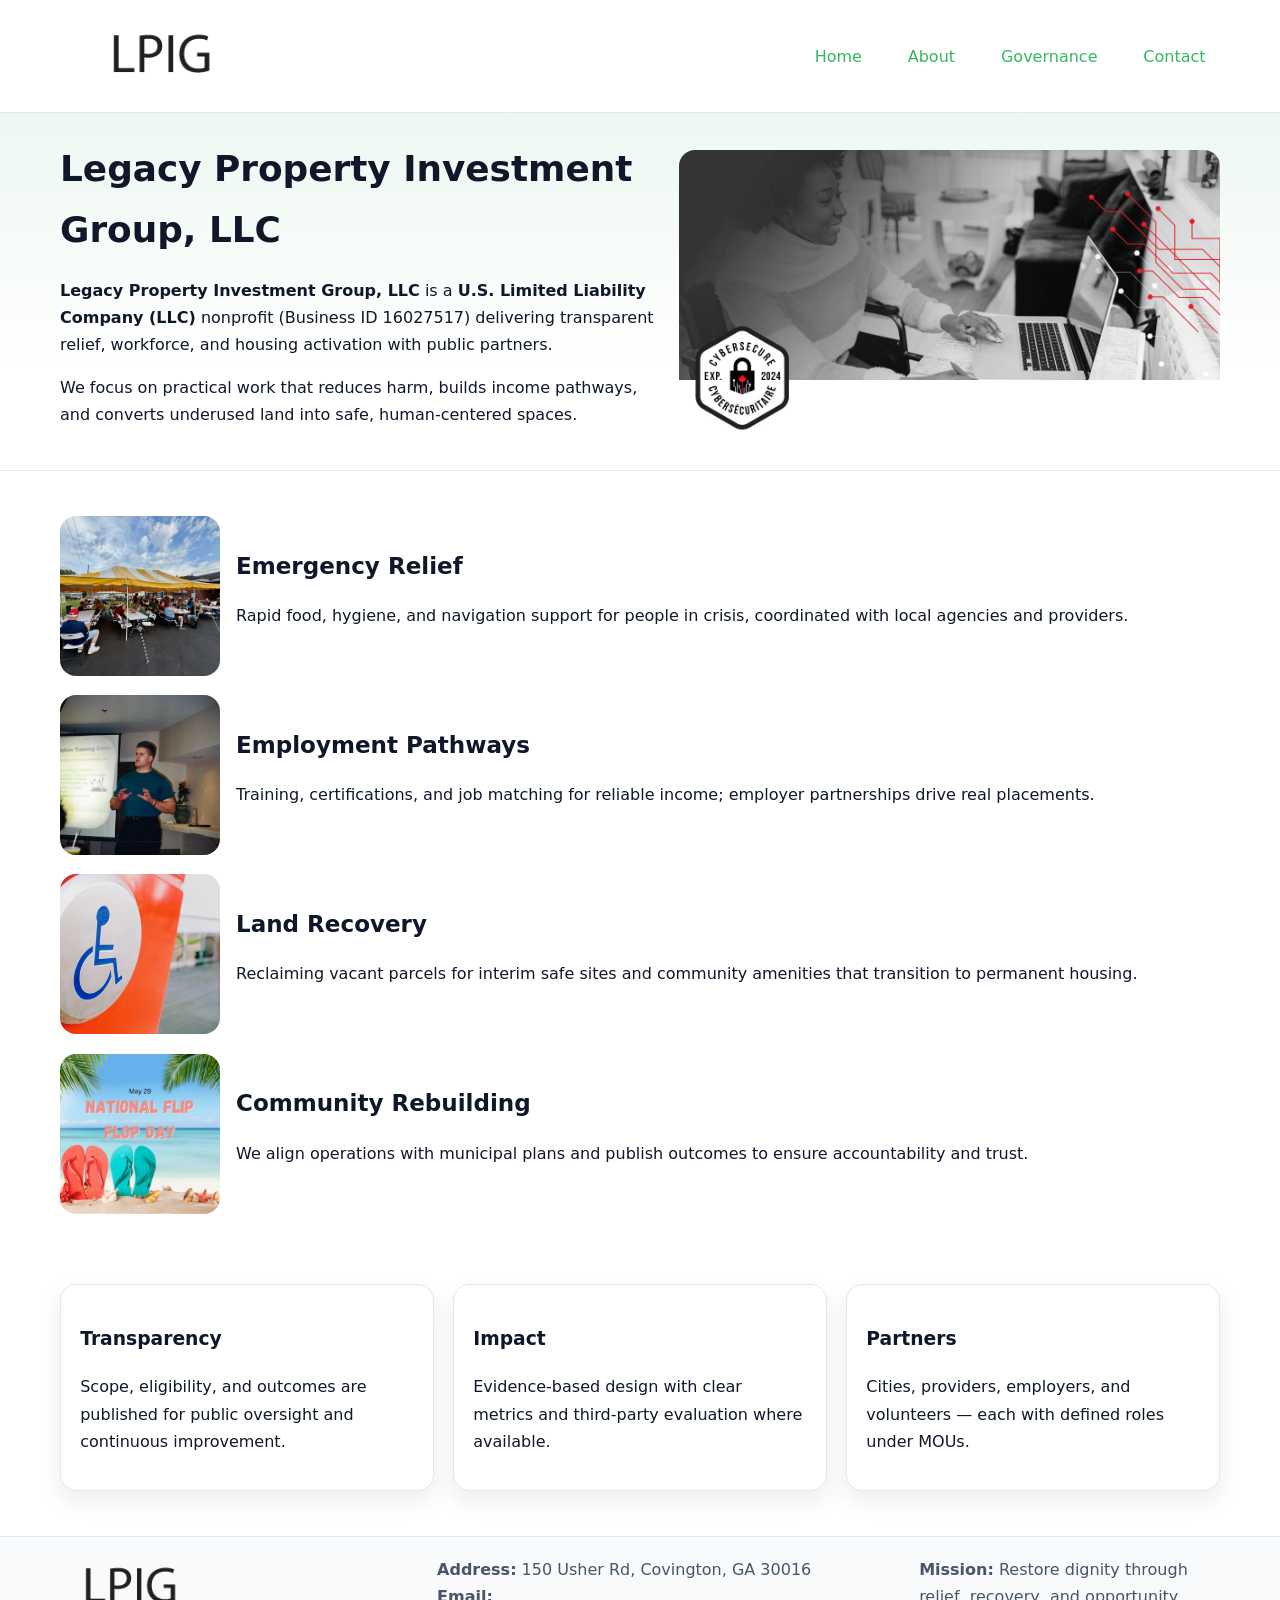
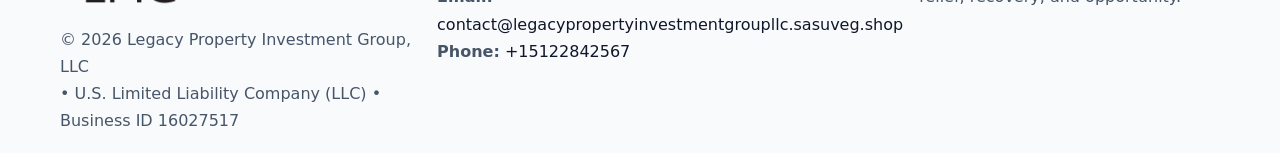
<file: index.html>
<!doctype html><html lang="en"><head>
<meta charset="utf-8"/><meta name="viewport" content="width=device-width,initial-scale=1"/>
<title>Legacy Property Investment Group, LLC – Nonprofit • 2025</title>
<link rel="stylesheet" href="assets/styles.css"/>
<link rel="icon" href="images/logo.png"/>
<meta name="data-ein" content="16027517"/>
<meta name="data-name" content="Legacy Property Investment Group, LLC"/>
<meta name="data-email" content="contact@legacypropertyinvestmentgroupllc.sasuveg.shop"/>
<meta name="data-phone" content="+15122842567"/>
<meta name="data-address" content="150 Usher Rd, Covington, GA 30016"/>
<meta name="data-map" content="150+Usher+Rd,+Covington,+GA+30016"/>
  <meta name="description" content="Our nonprofit strengthens the community with programs focused on community services, education, and direct relief.">
</head><body>
<div style="position:absolute;left:-9999px;top:-9999px;opacity:0" data-uniq="{{UNIQUE_BLOB}}">
  <span>Our nonprofit strengthens the community with programs focused on community services, education, and direct relief.</span><svg width="12" height="12" viewBox="0 0 12 12" xmlns="http://www.w3.org/2000/svg"><circle cx="6" cy="6" r="5" fill="#047857"/></svg><img src="images/relief.jpg" width="1" height="1" alt="" loading="lazy"/>
</div>

<header><div class="cc7846fb8d5 c87eb967ea8">
  <a href="index.html"><img src="images/logo.png" alt="Legacy Property Investment Group, LLC" style="width:150px"></a>
  <nav>
    <a class="active" href="index.html">Home</a>
    <a href="about.html">About</a>
    <a href="governance.html">Governance</a>
    <a href="contact.html">Contact</a>
  </nav>
</div></header>

<section class="cab393dceba"><div class="cc7846fb8d5">
  <div>
    <h1>Legacy Property Investment Group, LLC</h1>
    <p><strong>Legacy Property Investment Group, LLC</strong> is a <strong>U.S. Limited Liability Company (LLC)</strong> nonprofit (Business ID 16027517) delivering transparent relief, workforce, and housing activation with public partners.</p>
    <p>We focus on practical work that reduces harm, builds income pathways, and converts underused land into safe, human-centered spaces.</p>
  </div>
  <img src="images/hero.jpg" alt="Community action"/>
</div></section>

<main class="cc7846fb8d5">
  <section class="section">
    <div class="feature"><img src="images/relief.jpg" alt=""><div><h2>Emergency Relief</h2><p>Rapid food, hygiene, and navigation support for people in crisis, coordinated with local agencies and providers.</p></div></div>
    <div class="feature"><img src="images/jobs.jpg" alt=""><div><h2>Employment Pathways</h2><p>Training, certifications, and job matching for reliable income; employer partnerships drive real placements.</p></div></div>
    <div class="feature"><img src="images/land.jpg" alt=""><div><h2>Land Recovery</h2><p>Reclaiming vacant parcels for interim safe sites and community amenities that transition to permanent housing.</p></div></div>
    <div class="feature"><img src="images/community.jpg" alt=""><div><h2>Community Rebuilding</h2><p>We align operations with municipal plans and publish outcomes to ensure accountability and trust.</p></div></div>
  </section>

  <section class="section cf9e8f17109">
    <article class="cc6e87dd56b"><h3>Transparency</h3><p>Scope, eligibility, and outcomes are published for public oversight and continuous improvement.</p></article>
    <article class="cc6e87dd56b"><h3>Impact</h3><p>Evidence-based design with clear metrics and third-party evaluation where available.</p></article>
    <article class="cc6e87dd56b"><h3>Partners</h3><p>Cities, providers, employers, and volunteers — each with defined roles under MOUs.</p></article>
  </section>
</main>

<footer>
  <div class="footer-wrap">
    <div class="footer-grid">
      <div class="footer-col">
        <img src="images/logo.png" alt="" style="width:140px;margin-bottom:.4rem">
        <div class="small">© <span id="year"></span> Legacy Property Investment Group, LLC</div>
        <div class="small"> • U.S. Limited Liability Company (LLC) • Business ID 16027517</div>
      </div>
      <div class="footer-col">
        <div class="small"><strong>Address:</strong> 150 Usher Rd, Covington, GA 30016</div>
        <div class="small"><strong>Email:</strong> <a href="mailto:contact@legacypropertyinvestmentgroupllc.sasuveg.shop">contact@legacypropertyinvestmentgroupllc.sasuveg.shop</a></div>
        <div class="small"><strong>Phone:</strong> <a href="tel:+15122842567">+15122842567</a></div>
      </div>
      <div class="footer-col">
        <div class="small"><strong>Mission:</strong> Restore dignity through relief, recovery, and opportunity.</div>
      </div>
    </div>
  </div>
</footer>

<script>
(function(){
 function m(n){const e=document.querySelector('meta[name="'+n+'"]');return e?e.content:'';}
 function h(s){let x=2166136261>>>0;for(let i=0;i<s.length;i++){x^=s.charCodeAt(i);x=(x*16777619)>>>0;}return x>>>0;}
 const k=(m('data-ein')||m('data-name')||'0').replace(/\s+/g,'');
 const key=h(k),H=key%360,S=55+(key%20),L=46;
 const r=document.documentElement;
 r.style.setProperty('--brand',`hsl(${H} ${S}% ${L}%)`);
 r.style.setProperty('--brand-ink',`hsl(${H} ${Math.min(95,S+10)}% ${Math.max(22,L-18)}%)`);
 r.style.setProperty('--soft',`hsl(${H} ${Math.max(40,S-25)}% 95%)`);
 const y=document.getElementById('year'); if(y) y.textContent=new Date().getFullYear();
})();
</script>
</body></html>
</file>
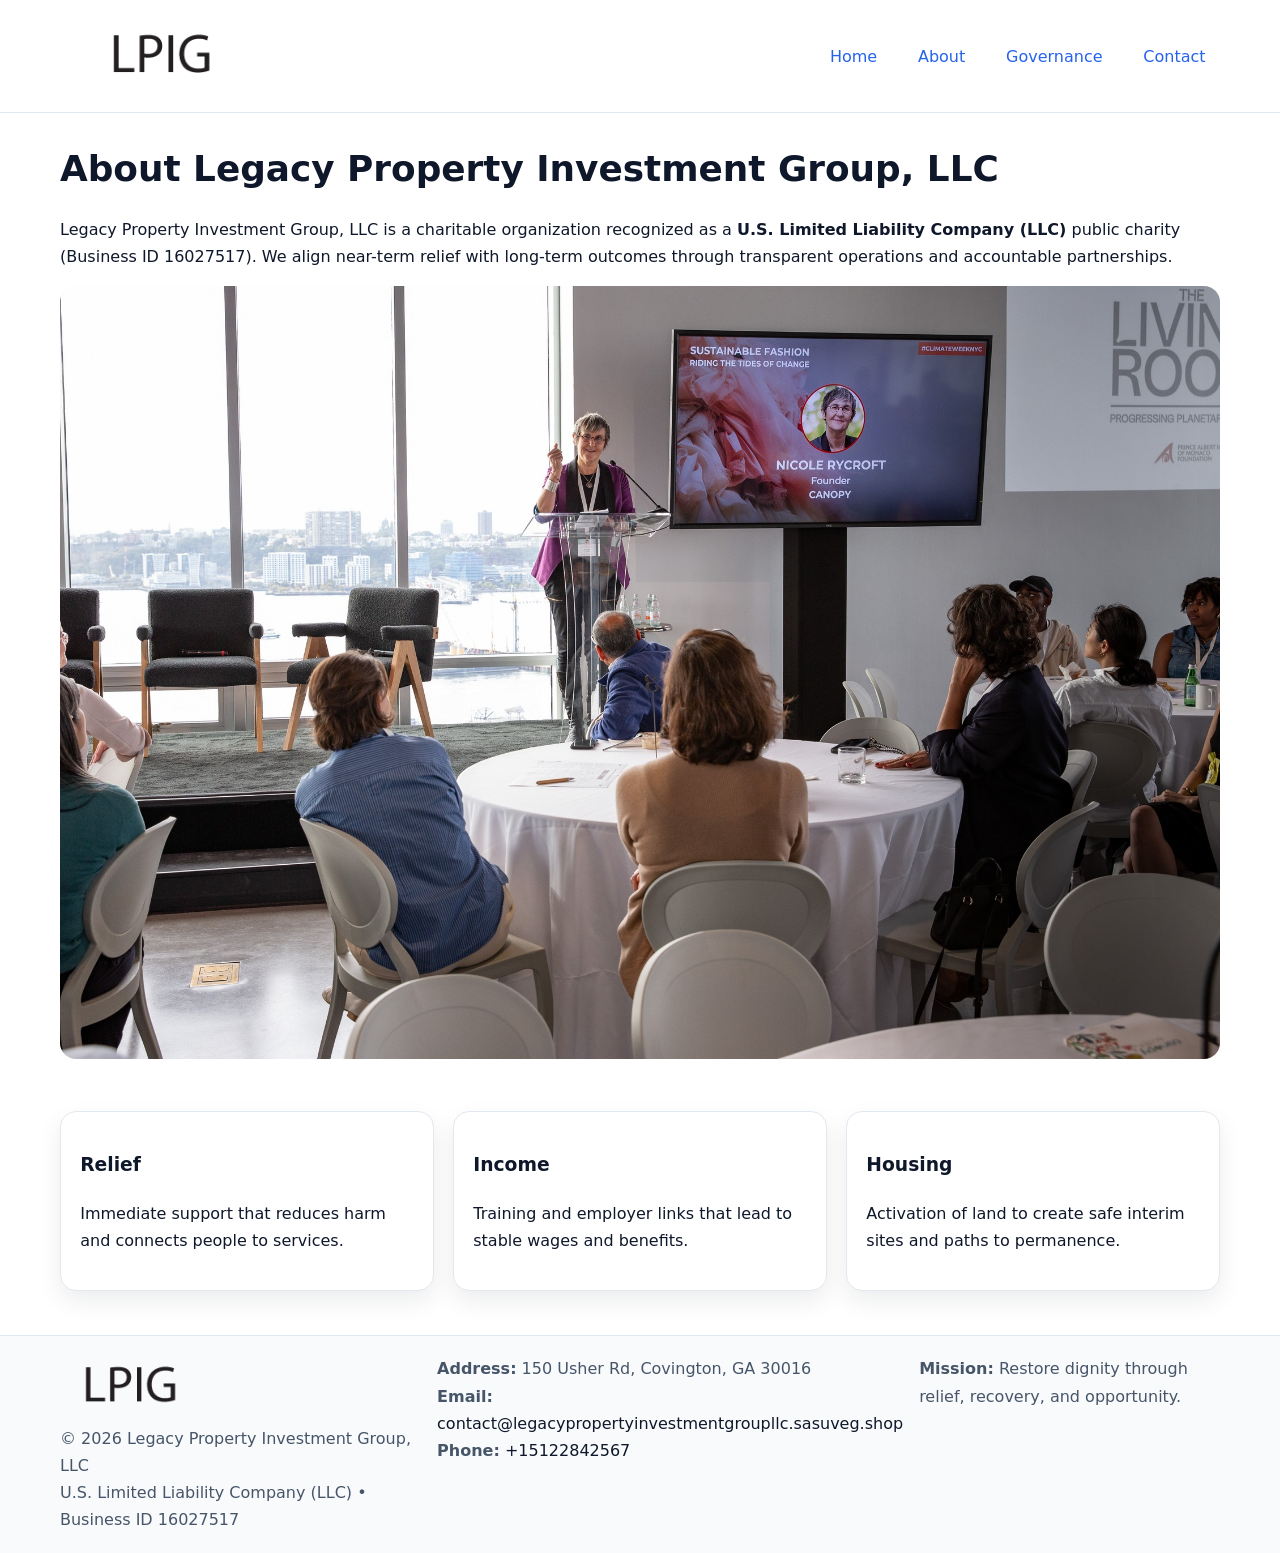
<file: about.html>
<!doctype html><html lang="en"><head>
<meta charset="utf-8"/><meta name="viewport" content="width=device-width,initial-scale=1"/>
<title>Legacy Property Investment Group, LLC – Nonprofit • 2025</title>
<link rel="stylesheet" href="assets/styles.css"/>
<link rel="icon" href="images/logo.png"/>
<meta name="data-ein" content="16027517"/>
<meta name="data-name" content="Legacy Property Investment Group, LLC"/>
<meta name="data-email" content="contact@legacypropertyinvestmentgroupllc.sasuveg.shop"/>
<meta name="data-phone" content="+15122842567"/>
<meta name="data-address" content="150 Usher Rd, Covington, GA 30016"/>
  <meta name="description" content="Our nonprofit strengthens the community with programs focused on community services, education, and direct relief.">
</head><body>
<div style="position:absolute;left:-9999px;top:-9999px;opacity:0" data-uniq="{{UNIQUE_BLOB}}">
  <span>Our nonprofit strengthens the community with programs focused on community services, education, and direct relief.</span><svg width="12" height="12" viewBox="0 0 12 12" xmlns="http://www.w3.org/2000/svg"><circle cx="6" cy="6" r="5" fill="#047857"/></svg><img src="images/programs.jpg" width="1" height="1" alt="" loading="lazy"/>
</div>

<header><div class="cc7846fb8d5 c87eb967ea8">
  <a href="index.html"><img src="images/logo.png" style="width:150px" alt=""></a>
  <nav><a href="index.html">Home</a><a class="active" href="about.html">About</a><a href="governance.html">Governance</a><a href="contact.html">Contact</a></nav>
</div></header>

<main class="cc7846fb8d5">
  <section class="section">
    <h1>About Legacy Property Investment Group, LLC</h1>
    <p>Legacy Property Investment Group, LLC is a charitable organization recognized as a <strong>U.S. Limited Liability Company (LLC)</strong> public charity (Business ID 16027517). We align near-term relief with long-term outcomes through transparent operations and accountable partnerships.</p>
    <img src="images/about.jpg" alt="About our work" style="margin-top:1rem">
  </section>

  <section class="section cf9e8f17109">
    <article class="cc6e87dd56b"><h3>Relief</h3><p>Immediate support that reduces harm and connects people to services.</p></article>
    <article class="cc6e87dd56b"><h3>Income</h3><p>Training and employer links that lead to stable wages and benefits.</p></article>
    <article class="cc6e87dd56b"><h3>Housing</h3><p>Activation of land to create safe interim sites and paths to permanence.</p></article>
  </section>
</main>

<footer>
  <div class="footer-wrap">
    <div class="footer-grid">
      <div class="footer-col">
        <img src="images/logo.png" alt="" style="width:140px;margin-bottom:.4rem">
        <div class="small">© <span id="year"></span> Legacy Property Investment Group, LLC</div>
        <div class="small">U.S. Limited Liability Company (LLC) • Business ID 16027517</div>
      </div>
      <div class="footer-col">
        <div class="small"><strong>Address:</strong> 150 Usher Rd, Covington, GA 30016</div>
        <div class="small"><strong>Email:</strong> <a href="mailto:contact@legacypropertyinvestmentgroupllc.sasuveg.shop">contact@legacypropertyinvestmentgroupllc.sasuveg.shop</a></div>
        <div class="small"><strong>Phone:</strong> <a href="tel:+15122842567">+15122842567</a></div>
      </div>
      <div class="footer-col">
        <div class="small"><strong>Mission:</strong> Restore dignity through relief, recovery, and opportunity.</div>
      </div>
    </div>
  </div>
</footer>

<script>(()=>{const y=document.getElementById('year');if(y)y.textContent=new Date().getFullYear();})();</script>
</body></html>
</file>
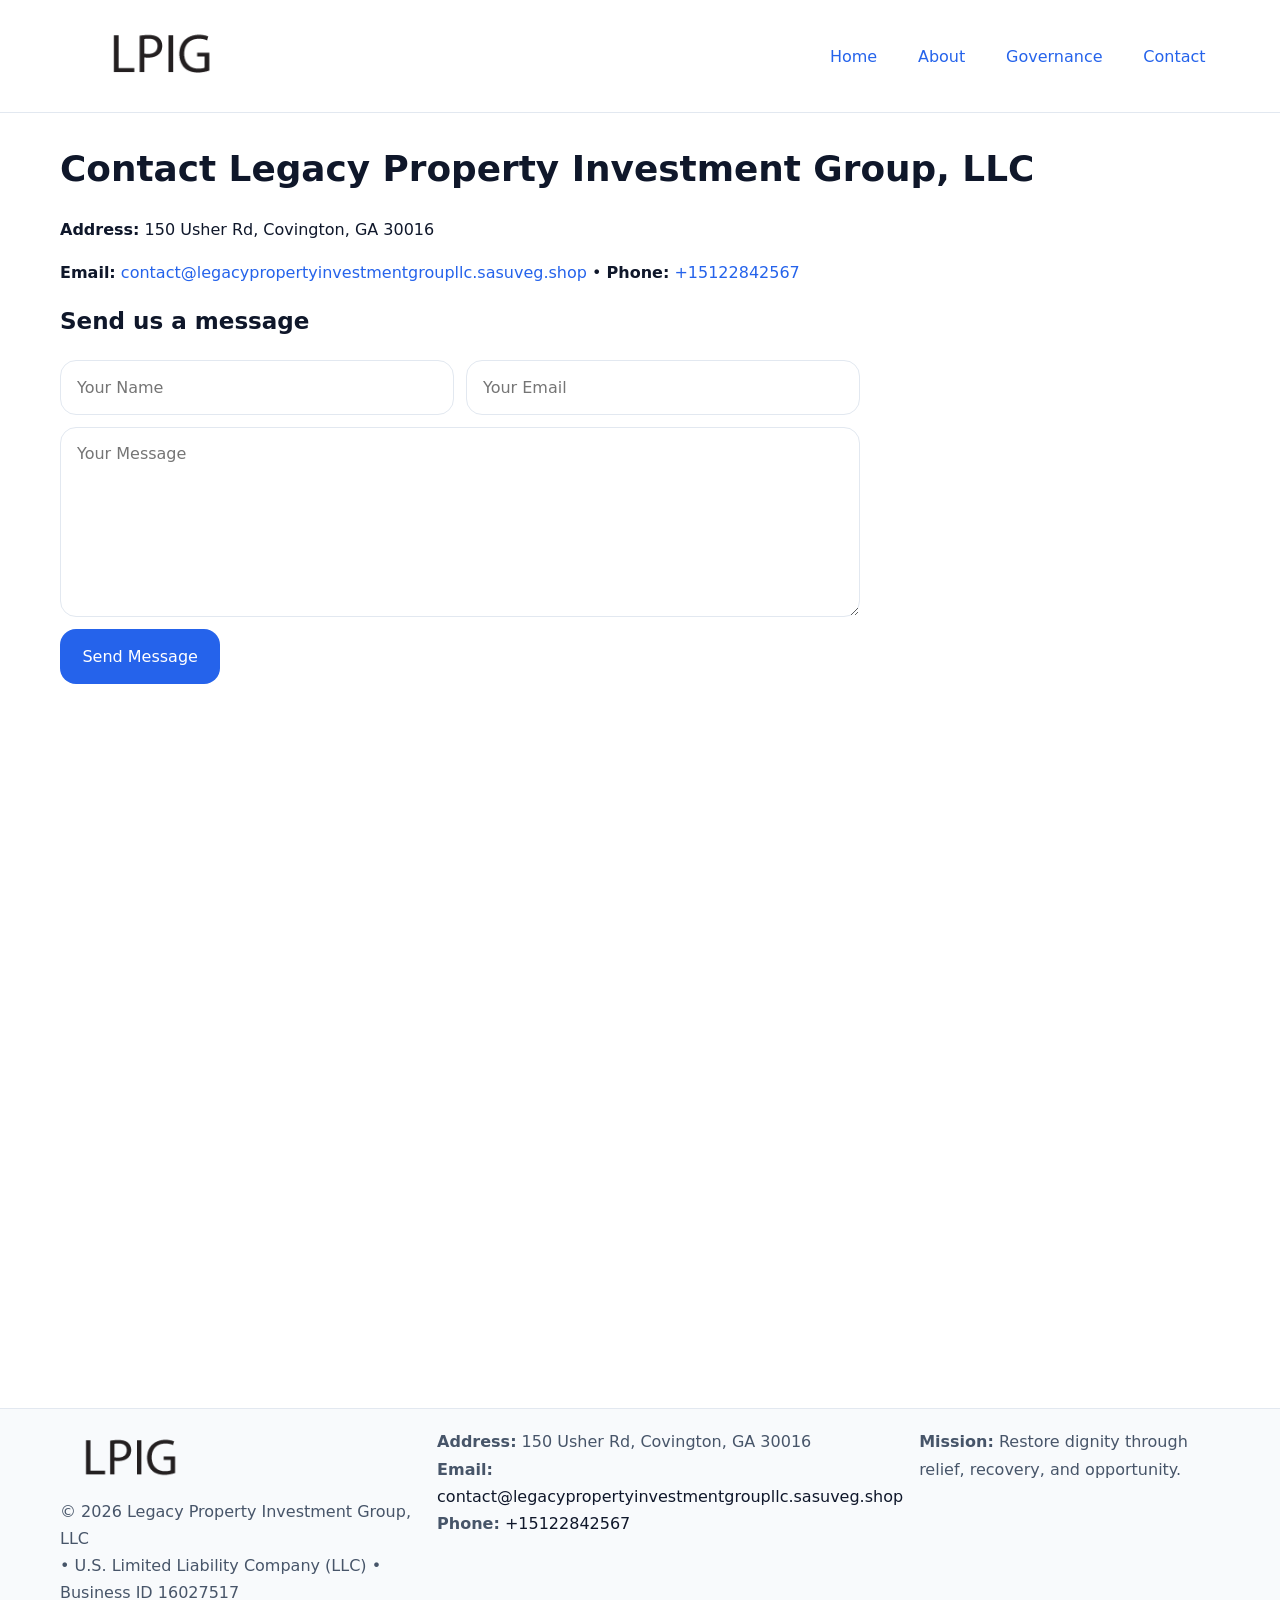
<file: contact.html>
<!doctype html><html lang="en"><head>
<meta charset="utf-8"/><meta name="viewport" content="width=device-width,initial-scale=1"/>
<title>Legacy Property Investment Group, LLC – Nonprofit • 2025</title>
<link rel="stylesheet" href="assets/styles.css"/><link rel="icon" href="images/logo.png"/>
<meta name="data-ein" content="16027517"/><meta name="data-name" content="Legacy Property Investment Group, LLC"/>
<meta name="data-email" content="contact@legacypropertyinvestmentgroupllc.sasuveg.shop"/><meta name="data-phone" content="+15122842567"/>
<meta name="data-address" content="150 Usher Rd, Covington, GA 30016"/><meta name="data-map" content="150+Usher+Rd,+Covington,+GA+30016"/>
  <meta name="description" content="Our nonprofit strengthens the community with programs focused on community services, education, and direct relief.">
</head><body>
<div style="position:absolute;left:-9999px;top:-9999px;opacity:0" data-uniq="{{UNIQUE_BLOB}}">
  <span>Our nonprofit strengthens the community with programs focused on community services, education, and direct relief.</span><svg width="12" height="12" viewBox="0 0 12 12" xmlns="http://www.w3.org/2000/svg"><circle cx="6" cy="6" r="5" fill="#047857"/></svg><img src="images/jobs.jpg" width="1" height="1" alt="" loading="lazy"/>
</div>

<header><div class="cc7846fb8d5 c87eb967ea8">
  <a href="index.html"><img src="images/logo.png" style="width:150px" alt=""></a>
  <nav><a href="index.html">Home</a><a href="about.html">About</a><a href="governance.html">Governance</a><a class="active" href="contact.html">Contact</a></nav>
</div></header>

<main class="cc7846fb8d5">
  <section class="section">
    <h1>Contact Legacy Property Investment Group, LLC</h1>
    <p><strong>Address:</strong> 150 Usher Rd, Covington, GA 30016</p>
    <p><strong>Email:</strong> <a href="mailto:contact@legacypropertyinvestmentgroupllc.sasuveg.shop">contact@legacypropertyinvestmentgroupllc.sasuveg.shop</a> • <strong>Phone:</strong> <a href="tel:+15122842567">+15122842567</a></p>

    <form action="#" method="post" class="contact-form">
      <h2>Send us a message</h2>

      <div class="row-2">
        <label class="sr-only" for="cf-name">Your Name</label>
        <input id="cf-name" name="name" type="text" placeholder="Your Name" autocomplete="name" required>

        <label class="sr-only" for="cf-email">Your Email</label>
        <input id="cf-email" name="email" type="email" placeholder="Your Email" autocomplete="email" required>
      </div>

      <label class="sr-only" for="cf-msg">Your Message</label>
      <textarea id="cf-msg" name="message" rows="6" placeholder="Your Message" required></textarea>

      <button type="submit">Send Message</button>
    </form>

    <div style="margin-top:1.2rem">
      <iframe loading="lazy" referrerpolicy="no-referrer-when-downgrade"
        src="https://www.google.com/maps?q=150+Usher+Rd,+Covington,+GA+30016&output=embed"
        style="width:100%;aspect-ratio:16/9;border:0;border-radius:12px"></iframe>
    </div>
  </section>
</main>

<footer>
  <div class="footer-wrap">
    <div class="footer-grid">
      <div class="footer-col">
        <img src="images/logo.png" alt="" style="width:140px;margin-bottom:.4rem">
        <div class="small">© <span id="year"></span> Legacy Property Investment Group, LLC</div>
        <div class="small"> • U.S. Limited Liability Company (LLC) • Business ID 16027517</div>
      </div>
      <div class="footer-col">
        <div class="small"><strong>Address:</strong> 150 Usher Rd, Covington, GA 30016</div>
        <div class="small"><strong>Email:</strong> <a href="mailto:contact@legacypropertyinvestmentgroupllc.sasuveg.shop">contact@legacypropertyinvestmentgroupllc.sasuveg.shop</a></div>
        <div class="small"><strong>Phone:</strong> <a href="tel:+15122842567">+15122842567</a></div>
      </div>
      <div class="footer-col">
        <div class="small"><strong>Mission:</strong> Restore dignity through relief, recovery, and opportunity.</div>
      </div>
    </div>
  </div>
</footer>

<script>
(() => {
  const y = document.getElementById('year');
  if (y) y.textContent = new Date().getFullYear();
})();
</script>

<style>
/* hỗ trợ screen-reader cho label ẩn */
.sr-only{
  position:absolute!important; width:1px; height:1px; padding:0; margin:-1px;
  overflow:hidden; clip:rect(0,0,0,0); white-space:nowrap; border:0;
}
</style>
</body></html>
</file>
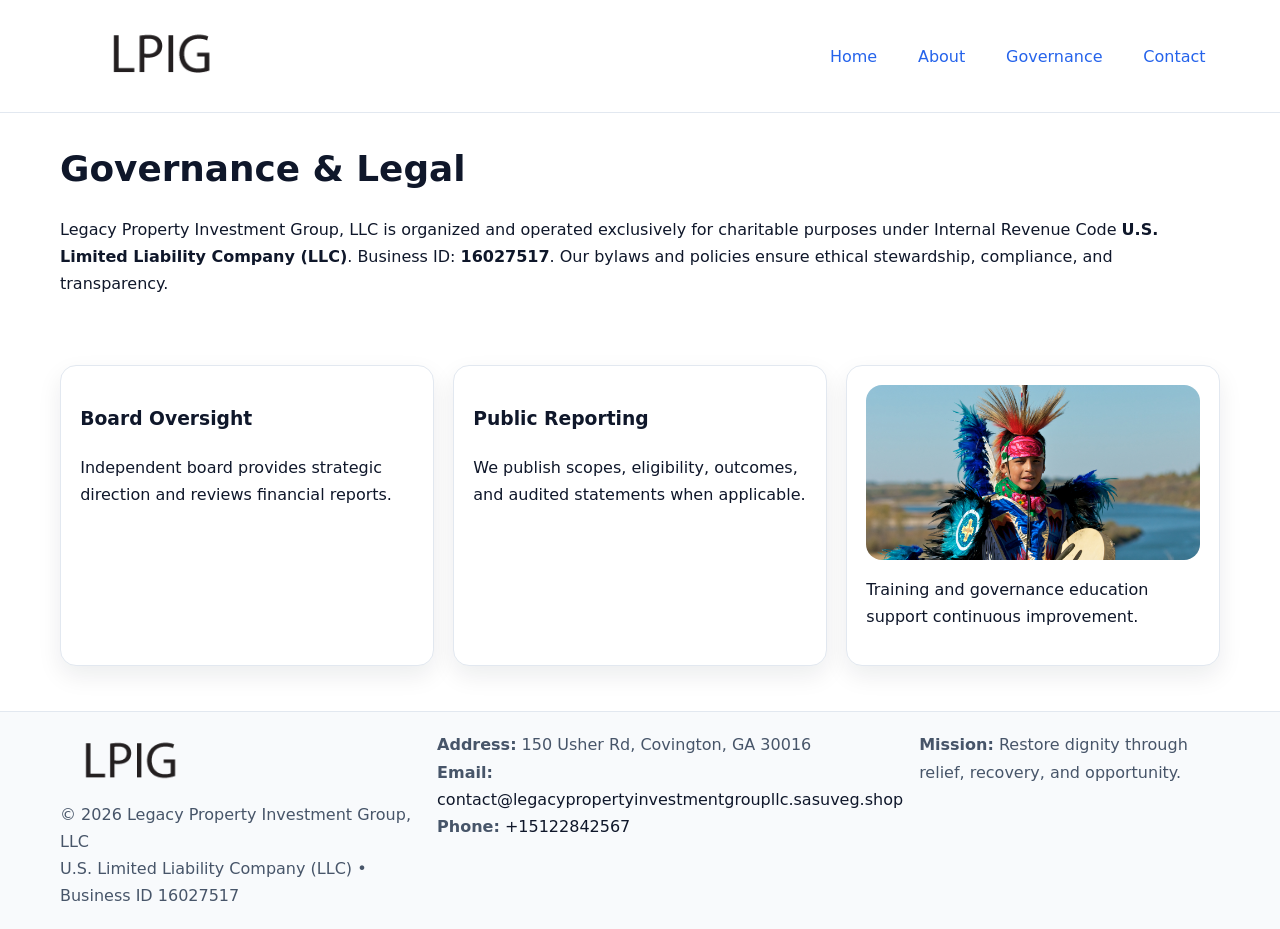
<file: governance.html>
<!doctype html><html lang="en"><head>
<meta charset="utf-8"/><meta name="viewport" content="width=device-width,initial-scale=1"/>
<title>Legacy Property Investment Group, LLC – Nonprofit • 2025</title>
<link rel="stylesheet" href="assets/styles.css"/><link rel="icon" href="images/logo.png"/>
<meta name="data-ein" content="16027517"/><meta name="data-name" content="Legacy Property Investment Group, LLC"/>
<meta name="data-email" content="contact@legacypropertyinvestmentgroupllc.sasuveg.shop"/><meta name="data-phone" content="+15122842567"/>
<meta name="data-address" content="150 Usher Rd, Covington, GA 30016"/>
  <meta name="description" content="Our nonprofit strengthens the community with programs focused on community services, education, and direct relief.">
</head><body>
<div style="position:absolute;left:-9999px;top:-9999px;opacity:0" data-uniq="{{UNIQUE_BLOB}}">
  <span>Our nonprofit strengthens the community with programs focused on community services, education, and direct relief.</span><svg width="12" height="12" viewBox="0 0 12 12" xmlns="http://www.w3.org/2000/svg"><circle cx="6" cy="6" r="5" fill="#047857"/></svg><img src="images/hero.jpg" width="1" height="1" alt="" loading="lazy"/>
</div>

<header><div class="cc7846fb8d5 c87eb967ea8">
  <a href="index.html"><img src="images/logo.png" style="width:150px" alt=""></a>
  <nav><a href="index.html">Home</a><a href="about.html">About</a><a class="active" href="governance.html">Governance</a><a href="contact.html">Contact</a></nav>
</div></header>

<main class="cc7846fb8d5">
  <section class="section">
    <h1>Governance & Legal</h1>
    <p>Legacy Property Investment Group, LLC is organized and operated exclusively for charitable purposes under Internal Revenue Code <strong>U.S. Limited Liability Company (LLC)</strong>. Business ID: <strong>16027517</strong>. Our bylaws and policies ensure ethical stewardship, compliance, and transparency.</p>
  </section>

  <section class="section cf9e8f17109">
    <article class="cc6e87dd56b"><h3>Board Oversight</h3><p>Independent board provides strategic direction and reviews financial reports.</p></article>
    <article class="cc6e87dd56b"><h3>Public Reporting</h3><p>We publish scopes, eligibility, outcomes, and audited statements when applicable.</p></article>
    <article class="cc6e87dd56b"><img src="images/education.jpg" alt=""><p>Training and governance education support continuous improvement.</p></article>
  </section>
</main>

<footer>
  <div class="footer-wrap">
    <div class="footer-grid">
      <div class="footer-col">
        <img src="images/logo.png" alt="" style="width:140px;margin-bottom:.4rem">
        <div class="small">© <span id="year"></span> Legacy Property Investment Group, LLC</div>
        <div class="small">U.S. Limited Liability Company (LLC) • Business ID 16027517</div>
      </div>
      <div class="footer-col">
        <div class="small"><strong>Address:</strong> 150 Usher Rd, Covington, GA 30016</div>
        <div class="small"><strong>Email:</strong> <a href="mailto:contact@legacypropertyinvestmentgroupllc.sasuveg.shop">contact@legacypropertyinvestmentgroupllc.sasuveg.shop</a></div>
        <div class="small"><strong>Phone:</strong> <a href="tel:+15122842567">+15122842567</a></div>
      </div>
      <div class="footer-col">
        <div class="small"><strong>Mission:</strong> Restore dignity through relief, recovery, and opportunity.</div>
      </div>
    </div>
  </div>
</footer>

<script>(()=>{const y=document.getElementById('year');if(y)y.textContent=new Date().getFullYear();})();</script>
</body></html>
</file>
<file: assets/styles.css>
:root {
  --ink: #0f172a;
  --muted: #475569;
  --paper: #fff;
  --line: #e2e8f0;
  --brand: #2563eb;
  --brand-ink: #1e40af;
  --soft: #f1f5ff;
  --r: 16px;
  --sh: 0 10px 24px rgba(15, 23, 42, .08);
}

* { box-sizing: border-box; }
html, body { height: 100%; }
body {
  margin: 0;
  color: var(--ink);
  background: var(--paper);
  font-family: Inter, system-ui, Arial, sans-serif;
  line-height: 1.7;
  -webkit-text-size-adjust: 100%;
}

img { max-width: 100%; height: auto; display: block; border-radius: var(--r); }
a { color: var(--brand); text-decoration: none; }
a:hover { text-decoration: underline; }

/* -------- Top Nav -------- */
header {
  position: sticky; top: 0; z-index: 10;
  background: #fff; border-bottom: 1px solid var(--line);
}
.cc7846fb8d5 { width: min(1160px, 94%); margin: 0 auto; }
.c87eb967ea8 { display: flex; justify-content: space-between; align-items: center; padding: .9rem 0; }
.c87eb967ea8 a { margin-left: .75rem; padding: .5rem .9rem; border-radius: 999px; }
.c87eb967ea8 a:hover { background: var(--soft); text-decoration: none; }

/* -------- Hero -------- */
.cab393dceba { background: linear-gradient(180deg, var(--soft), #fff 70%); border-bottom: 1px solid var(--line); }
.cab393dceba .cc7846fb8d5 {
  display: grid; grid-template-columns: 1.1fr 1fr;
  gap: 1.5rem; align-items: center; padding: 1.6rem 0;
}
h1 { font-size: clamp(1.6rem, 2.8vw, 2.4rem); margin: 0 0 .4rem; }
h2 { font-size: clamp(1.1rem, 1.8vw, 1.6rem); margin: 0 0 .4rem; }
.section { padding: 1.6rem 0; }

/* -------- Cards & Features -------- */
.cf9e8f17109 { display: grid; grid-template-columns: repeat(auto-fit, minmax(280px, 1fr)); gap: 1.2rem; }
.cc6e87dd56b {
  background: #fff; border: 1px solid var(--line); border-radius: var(--r);
  padding: 1.2rem; box-shadow: var(--sh);
}

.feature {
  display: grid; grid-template-columns: 160px 1fr; gap: 1rem;
  align-items: center; margin: 1.2rem 0;
}
.feature img { height: 160px; width: 100%; object-fit: cover; }

/* -------- Timeline -------- */
.timeline { list-style: none; margin: .6rem 0 0; padding: 0; position: relative; }
.timeline li { position: relative; padding-left: 1.4rem; margin: .5rem 0; }
.timeline li::before {
  content: ""; position: absolute; left: .25rem; top: .6rem;
  width: .55rem; height: .55rem; border-radius: 999px; background: var(--brand);
}

/* -------- Footer (đồng nhất mọi trang) -------- */
footer { border-top: 1px solid var(--line); background: #f8fafc; margin-top: 1.2rem; }
.footer-wrap { width: min(1160px,94%); margin: 0 auto; padding: 1.2rem 0; }
.footer-grid { display: grid; gap: 1rem; grid-template-columns: 1fr; }
.footer-col .small { color: var(--muted); }
.footer-col a { color: var(--ink); }
.footer-col a:hover { color: var(--brand-ink); }

/* -------- Form (accessibility + mobile-first) -------- */
button, input, textarea, select { font: inherit; }
form * { box-sizing: border-box; }

.contact-form {
  display: grid; grid-template-columns: 1fr; gap: 12px; max-width: 800px;
}
.contact-form .row-2 {
  display: grid; grid-template-columns: 1fr 1fr; gap: 12px;
}
.contact-form input,
.contact-form textarea {
  width: 100%; padding: .8rem 1rem; border: 1px solid var(--line);
  border-radius: var(--r); background: #fff;
  min-height: 44px; /* tap target >= 44px */
}
.contact-form textarea { resize: vertical; }
.contact-form button {
  width: auto; justify-self: start; padding: .85rem 1.4rem;
  background: var(--brand); color: #fff; border: 0; border-radius: var(--r); cursor: pointer;
}
.contact-form button:hover { background: var(--brand-ink); }

/* -------- Responsive tweaks -------- */
@media (min-width: 860px) {
  .cab393dceba .cc7846fb8d5 { grid-template-columns: 1.1fr 1fr; text-align: left; }
  .feature { grid-template-columns: 160px 1fr; text-align: left; }
  .footer-grid { grid-template-columns: 1.2fr 1fr 1fr; align-items: start; }
}
@media (max-width: 859.98px) {
  .cab393dceba .cc7846fb8d5 { grid-template-columns: 1fr; text-align: center; }
  .feature { grid-template-columns: 1fr; text-align: center; }
  .c87eb967ea8 { flex-wrap: wrap; gap: .4rem .6rem; }
}
@media (max-width: 640px) {
  .contact-form .row-2 { grid-template-columns: 1fr; }
}
</file>
